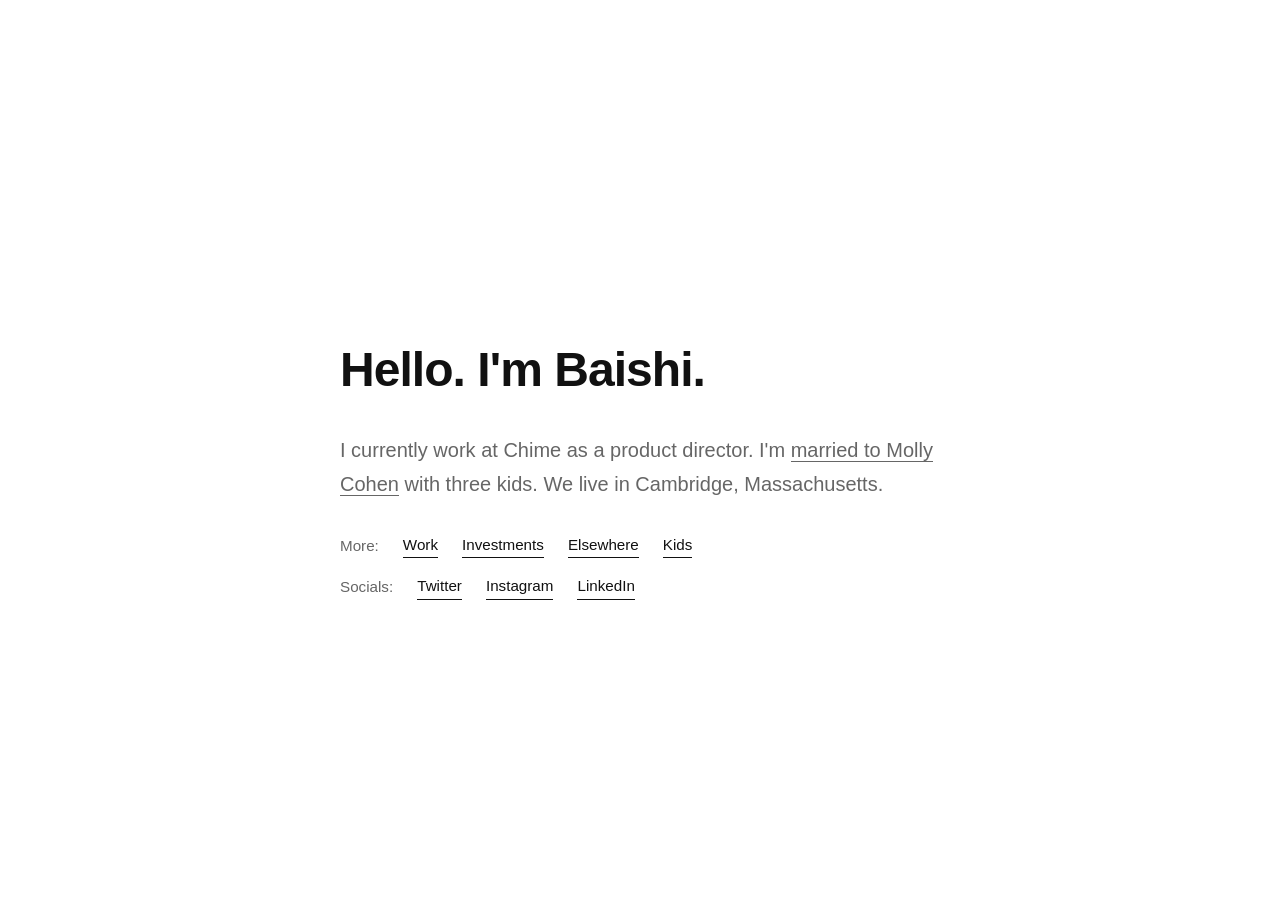
<file: index.html>
<!DOCTYPE html>
<html lang="en">
<head>
    <meta charset="UTF-8">
    <meta name="viewport" content="width=device-width, initial-scale=1.0">
    <title>Baishi</title>
    <link rel="stylesheet" href="style.css">
</head>
<body>
    <main>
        <section class="section">
            <div class="container">
                <h1>Hello. I'm Baishi.</h1>
                <p class="intro">
                    I currently work at Chime as a product director. I'm <a href="https://www.nytimes.com/2017/04/09/fashion/weddings/molly-cohen-baishi-wu.html" style="color: #666; text-decoration: none; border-bottom: 1px solid #666; font-size: inherit;">married to Molly Cohen</a> with three kids. We live in Cambridge, Massachusetts.
                </p>
                <div style="display: flex; align-items: center; gap: 1.5rem; margin-top: 2rem;">
                    <span style="color: var(--text-secondary); font-size: 0.95rem;">More:</span>
                    <a href="work.html" class="link">Work</a>
                    <a href="investments.html" class="link">Investments</a>
                    <a href="elsewhere.html" class="link">Elsewhere</a>
                    <a href="kids.html" class="link">Kids</a>
                </div>
                <div style="display: flex; align-items: center; gap: 1.5rem; margin-top: 1rem;">
                    <span style="color: var(--text-secondary); font-size: 0.95rem;">Socials:</span>
                    <a href="https://twitter.com/baishi" class="link" target="_blank">Twitter</a>
                    <a href="https://instagram.com/baishiwu" class="link" target="_blank">Instagram</a>
                    <a href="https://linkedin.com/in/baishi" class="link" target="_blank">LinkedIn</a>
                </div>
            </div>
        </section>
    </main>

    <script src="script.js"></script>
</body>
</html>
</file>
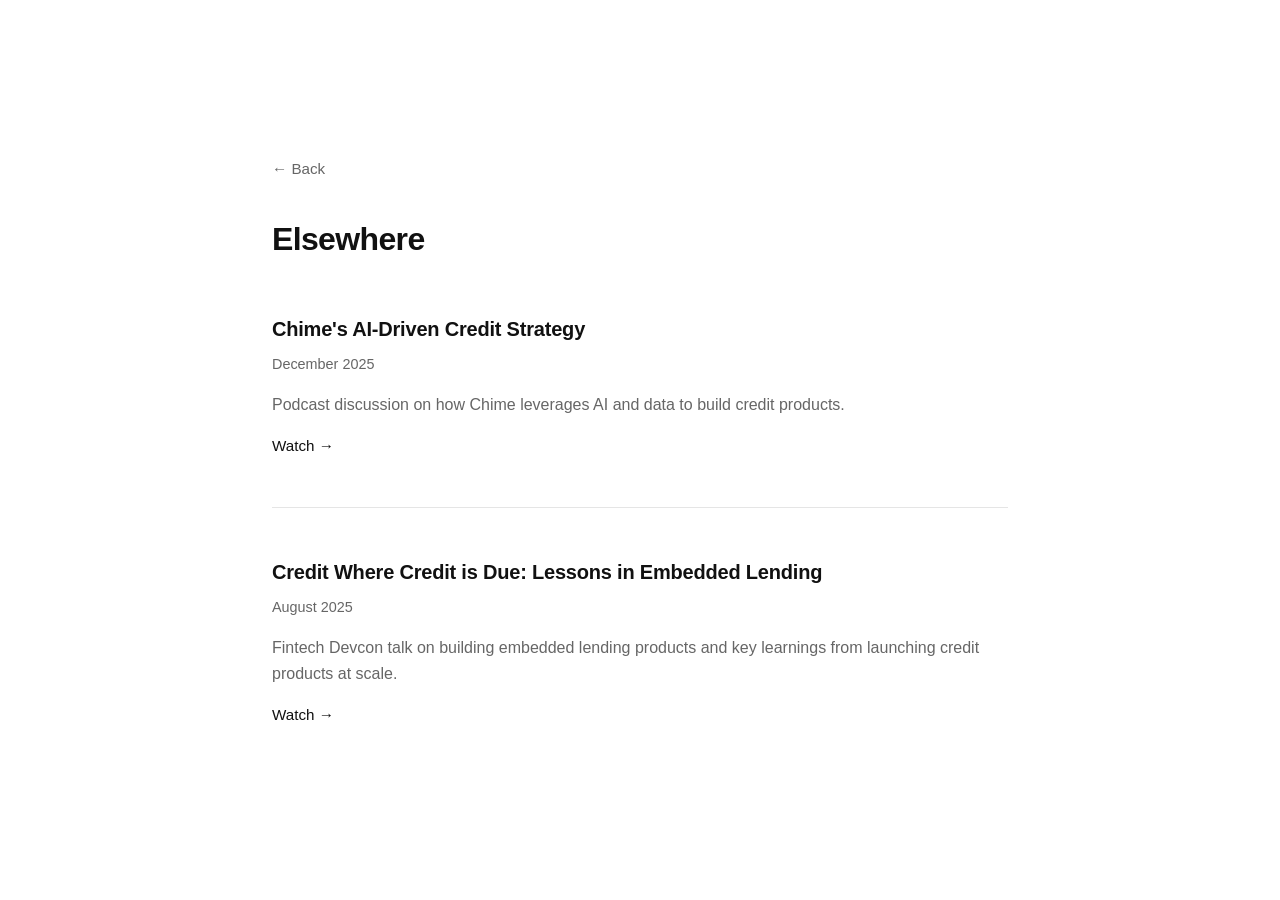
<file: elsewhere.html>
<!DOCTYPE html>
<html lang="en">
<head>
    <meta charset="UTF-8">
    <meta name="viewport" content="width=device-width, initial-scale=1.0">
    <meta http-equiv="Content-Security-Policy" content="upgrade-insecure-requests">
    <title>Elsewhere - Baishi</title>
    <link rel="stylesheet" href="style.css">
</head>
<body>
    <main>
        <section class="section">
            <div class="container">
                <a href="index.html" class="back-link">← Back</a>
                <h2>Elsewhere</h2>
                <div class="projects">
                    <div class="project">
                        <h3>Chime's AI-Driven Credit Strategy</h3>
                        <p class="date">December 2025</p>
                        <p>Podcast discussion on how Chime leverages AI and data to build credit products.</p>
                        <a href="https://www.youtube.com/watch?v=S8cONJtmuRU" class="project-link" target="_blank">Watch →</a>
                    </div>
                    <div class="project">
                        <h3>Credit Where Credit is Due: Lessons in Embedded Lending</h3>
                        <p class="date">August 2025</p>
                        <p>Fintech Devcon talk on building embedded lending products and key learnings from launching credit products at scale.</p>
                        <a href="https://www.youtube.com/watch?v=6a9XrxlcQ4I" class="project-link" target="_blank">Watch →</a>
                    </div>
                </div>
            </div>
        </section>
    </main>
</body>
</html>
</file>
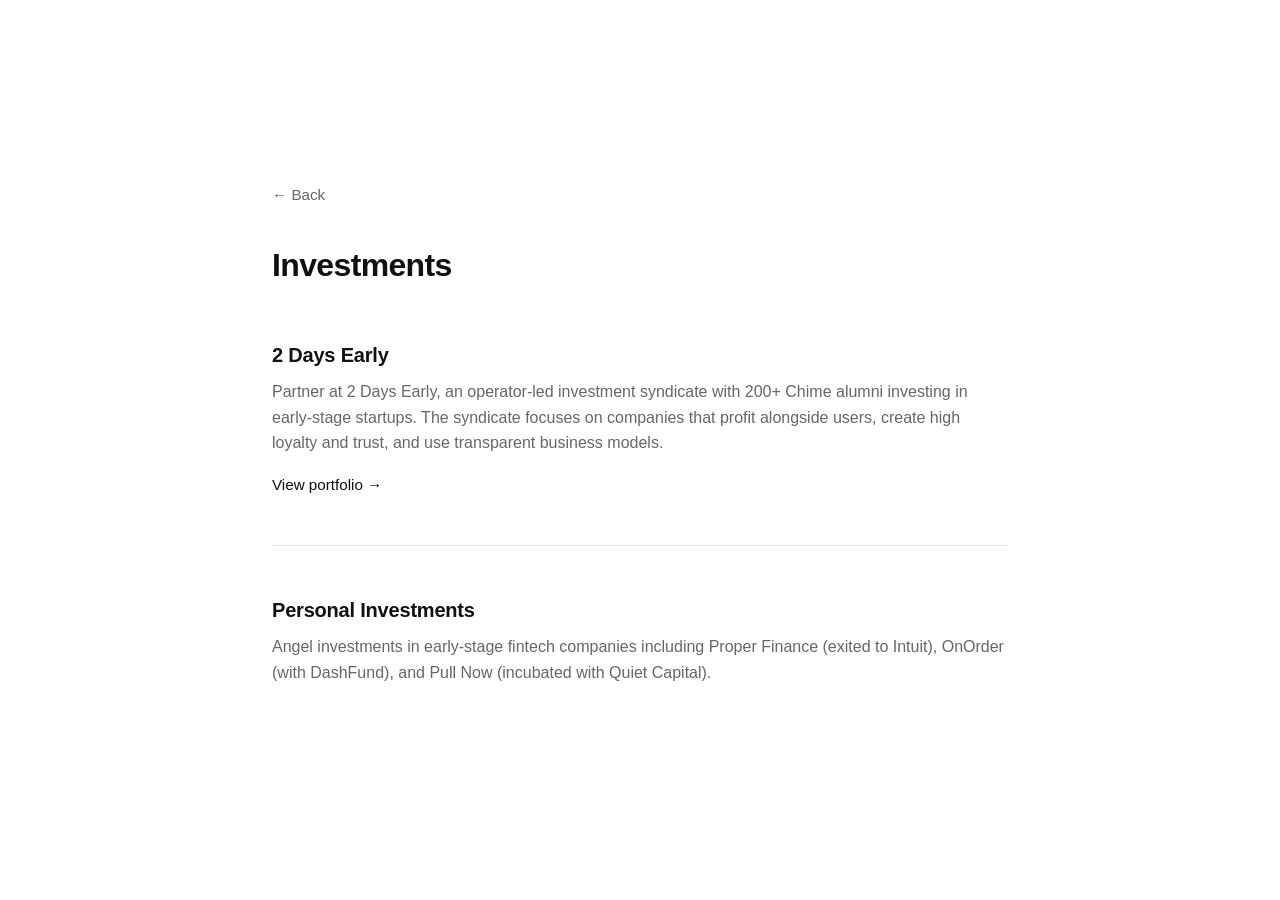
<file: investments.html>
<!DOCTYPE html>
<html lang="en">
<head>
    <meta charset="UTF-8">
    <meta name="viewport" content="width=device-width, initial-scale=1.0">
    <meta http-equiv="Content-Security-Policy" content="upgrade-insecure-requests">
    <title>Investments - Baishi</title>
    <link rel="stylesheet" href="style.css">
</head>
<body>
    <main>
        <section class="section">
            <div class="container">
                <a href="index.html" class="back-link">← Back</a>
                <h2>Investments</h2>
                <div class="projects">
                    <div class="project">
                        <h3>2 Days Early</h3>
                        <p>Partner at 2 Days Early, an operator-led investment syndicate with 200+ Chime alumni investing in early-stage startups. The syndicate focuses on companies that profit alongside users, create high loyalty and trust, and use transparent business models.</p>
                        <a href="https://2daysearly.com" class="project-link" target="_blank">View portfolio →</a>
                    </div>
                    <div class="project">
                        <h3>Personal Investments</h3>
                        <p>Angel investments in early-stage fintech companies including Proper Finance (exited to Intuit), OnOrder (with DashFund), and Pull Now (incubated with Quiet Capital).</p>
                    </div>
                </div>
            </div>
        </section>
    </main>
</body>
</html>
</file>
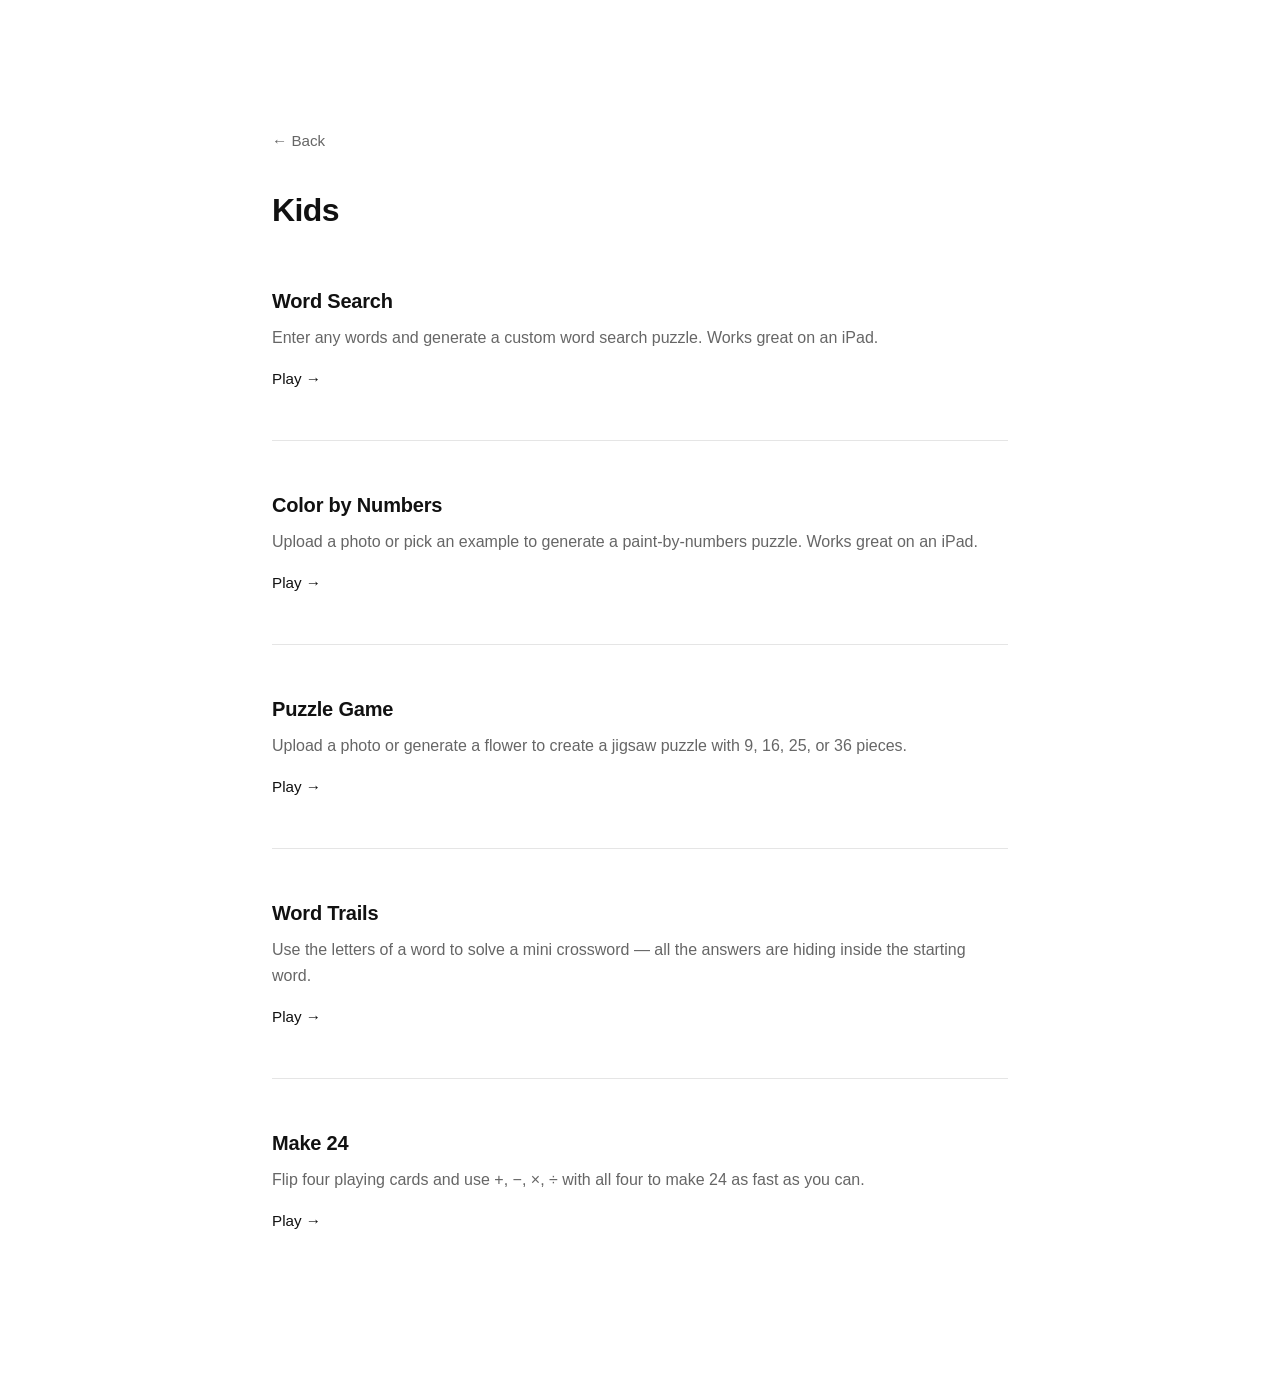
<file: kids.html>
<!DOCTYPE html>
<html lang="en">
<head>
    <meta charset="UTF-8">
    <meta name="viewport" content="width=device-width, initial-scale=1.0">
    <title>Kids - Baishi</title>
    <link rel="stylesheet" href="style.css">
</head>
<body>
    <main>
        <section class="section">
            <div class="container">
                <a href="index.html" class="back-link">← Back</a>
                <h2>Kids</h2>
                <div class="projects">
                    <div class="project">
                        <h3>Word Search</h3>
                        <p>Enter any words and generate a custom word search puzzle. Works great on an iPad.</p>
                        <a href="https://baishiwu.github.io/word-game/" class="project-link" target="_blank">Play →</a>
                    </div>
                    <div class="project">
                        <h3>Color by Numbers</h3>
                        <p>Upload a photo or pick an example to generate a paint-by-numbers puzzle. Works great on an iPad.</p>
                        <a href="https://baishiwu.github.io/color-by-numbers/" class="project-link" target="_blank">Play →</a>
                    </div>
                    <div class="project">
                        <h3>Puzzle Game</h3>
                        <p>Upload a photo or generate a flower to create a jigsaw puzzle with 9, 16, 25, or 36 pieces.</p>
                        <a href="https://baishiwu.github.io/puzzle-game/" class="project-link" target="_blank">Play →</a>
                    </div>
                    <div class="project">
                        <h3>Word Trails</h3>
                        <p>Use the letters of a word to solve a mini crossword — all the answers are hiding inside the starting word.</p>
                        <a href="https://baishiwu.github.io/word-trails/" class="project-link" target="_blank">Play →</a>
                    </div>
                    <div class="project">
                        <h3>Make 24</h3>
                        <p>Flip four playing cards and use +, −, ×, ÷ with all four to make 24 as fast as you can.</p>
                        <a href="https://baishiwu.github.io/make-24/" class="project-link" target="_blank">Play →</a>
                    </div>
                </div>
            </div>
        </section>
    </main>
</body>
</html>
</file>
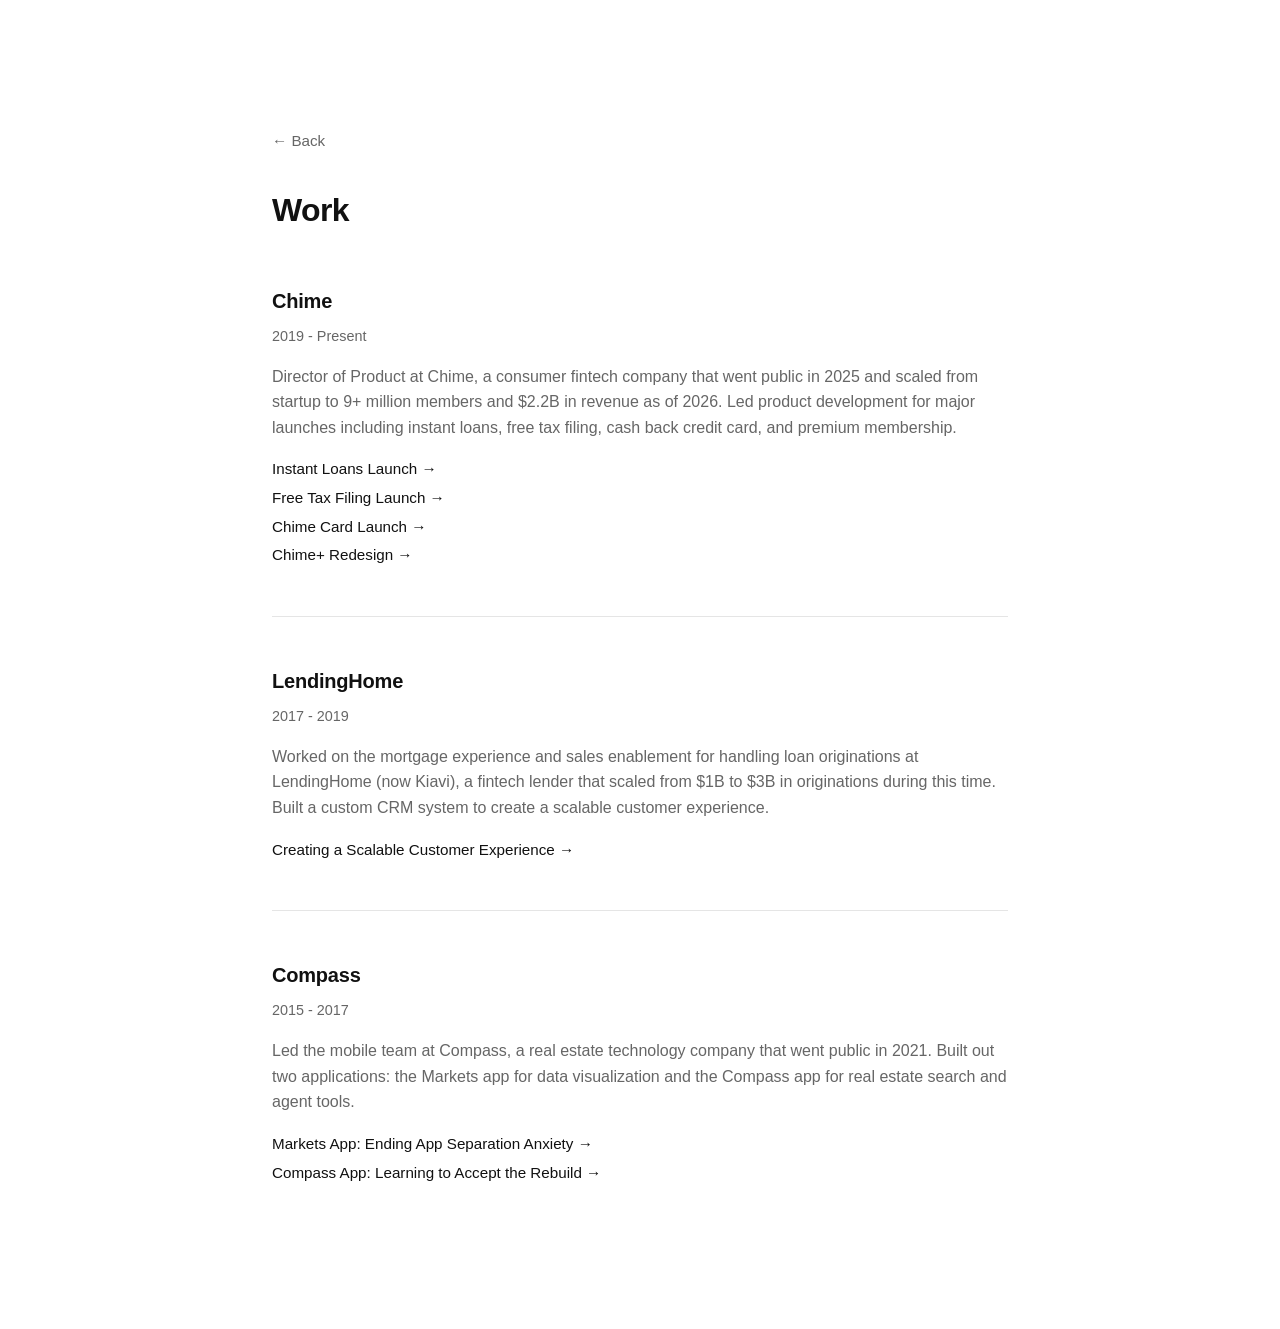
<file: work.html>
<!DOCTYPE html>
<html lang="en">
<head>
    <meta charset="UTF-8">
    <meta name="viewport" content="width=device-width, initial-scale=1.0">
    <meta http-equiv="Content-Security-Policy" content="upgrade-insecure-requests">
    <title>Work - Baishi</title>
    <link rel="stylesheet" href="style.css">
</head>
<body>
    <main>
        <section class="section">
            <div class="container">
                <a href="index.html" class="back-link">← Back</a>
                <h2>Work</h2>
                <div class="projects">
                    <div class="project">
                        <h3>Chime</h3>
                        <p class="date">2019 - Present</p>
                        <p>Director of Product at Chime, a consumer fintech company that went public in 2025 and scaled from startup to 9+ million members and $2.2B in revenue as of 2026. Led product development for major launches including instant loans, free tax filing, cash back credit card, and premium membership.</p>
                        <div style="margin-top: 0.5rem;">
                            <a href="https://www.chime.com/newsroom/news/chime-introduces-instant-loans/" class="project-link" target="_blank">Instant Loans Launch →</a>
                            <br>
                            <a href="https://www.chime.com/newsroom/news/chime-offers-literally-and-truly-100-free-in-app-tax-filing/" class="project-link" target="_blank" style="margin-top: 0.25rem; display: inline-block;">Free Tax Filing Launch →</a>
                            <br>
                            <a href="https://www.chime.com/newsroom/news/chime-makes-fee-free-banking1-even-more-rewarding-introducing-new-chime-card-with-cash-back-rewards-and-elevated-design/" class="project-link" target="_blank" style="margin-top: 0.25rem; display: inline-block;">Chime Card Launch →</a>
                            <br>
                            <a href="https://www.chime.com/newsroom/news/chime-launches-premium-membership-tier-and-more-than-a-dozen-new-features-in-redesigned-app/" class="project-link" target="_blank" style="margin-top: 0.25rem; display: inline-block;">Chime+ Redesign →</a>
                        </div>
                    </div>
                    <div class="project">
                        <h3>LendingHome</h3>
                        <p class="date">2017 - 2019</p>
                        <p>Worked on the mortgage experience and sales enablement for handling loan originations at LendingHome (now Kiavi), a fintech lender that scaled from $1B to $3B in originations during this time. Built a custom CRM system to create a scalable customer experience.</p>
                        <a href="https://medium.com/lendinghome-tech/creating-a-scalable-customer-experience-779445125f8d" class="project-link" target="_blank">Creating a Scalable Customer Experience →</a>
                    </div>
                    <div class="project">
                        <h3>Compass</h3>
                        <p class="date">2015 - 2017</p>
                        <p>Led the mobile team at Compass, a real estate technology company that went public in 2021. Built out two applications: the Markets app for data visualization and the Compass app for real estate search and agent tools.</p>
                        <div style="margin-top: 0.5rem;">
                            <a href="https://medium.com/@baishi/ending-app-separation-anxiety-76250de2b14e" class="project-link" target="_blank">Markets App: Ending App Separation Anxiety →</a>
                            <br>
                            <a href="https://medium.com/@baishi/strange-development-how-i-learned-to-stop-worrying-and-accept-the-rebuild-5cc181a2543d" class="project-link" target="_blank" style="margin-top: 0.25rem; display: inline-block;">Compass App: Learning to Accept the Rebuild →</a>
                        </div>
                    </div>
                </div>
            </div>
        </section>
    </main>
</body>
</html>
</file>
<file: style.css>
* {
    margin: 0;
    padding: 0;
    box-sizing: border-box;
}

:root {
    --text-primary: #111;
    --text-secondary: #666;
    --bg: #fff;
    --border: #e5e5e5;
    --accent: #111;
}

html {
    scroll-behavior: smooth;
}

body {
    font-family: -apple-system, BlinkMacSystemFont, 'Segoe UI', 'Roboto', 'Oxygen',
        'Ubuntu', 'Cantarell', 'Fira Sans', 'Droid Sans', 'Helvetica Neue',
        sans-serif;
    -webkit-font-smoothing: antialiased;
    -moz-osx-font-smoothing: grayscale;
    color: var(--text-primary);
    background: var(--bg);
    line-height: 1.6;
}

/* Main Content */
main {
    padding-top: 0;
}

.container {
    max-width: 800px;
    margin: 0 auto;
    padding: 0 2rem;
}

.section {
    min-height: 100vh;
    padding: 8rem 0 6rem 0;
    display: flex;
    align-items: center;
}

/* Typography */
h1 {
    font-size: 3rem;
    font-weight: 600;
    margin-bottom: 1.5rem;
    letter-spacing: -0.02em;
}

h2 {
    font-size: 2rem;
    font-weight: 600;
    margin-bottom: 3rem;
    letter-spacing: -0.02em;
}

h3 {
    font-size: 1.25rem;
    font-weight: 600;
    margin-bottom: 0.5rem;
    letter-spacing: -0.01em;
}

.intro {
    font-size: 1.25rem;
    color: var(--text-secondary);
    line-height: 1.7;
    margin-bottom: 2rem;
    max-width: 600px;
}

.intro a {
    color: inherit;
    text-decoration: none;
    border-bottom: 1px solid var(--text-secondary);
}

.intro a:hover {
    opacity: 0.6;
}

/* Links */
.links {
    display: flex;
    gap: 1.5rem;
    margin-top: 2rem;
}

.link {
    color: var(--text-primary);
    text-decoration: none;
    border-bottom: 1px solid var(--text-primary);
    transition: opacity 0.2s;
    font-size: 0.95rem;
}

.link:hover {
    opacity: 0.6;
}

/* Projects */
.projects, .articles {
    display: flex;
    flex-direction: column;
    gap: 3rem;
}

.project, .article {
    padding-bottom: 3rem;
    border-bottom: 1px solid var(--border);
}

.project:last-child, .article:last-child {
    border-bottom: none;
}

.project p, .article p {
    color: var(--text-secondary);
    margin-bottom: 1rem;
}

.date {
    font-size: 0.9rem;
    margin-bottom: 0.5rem;
}

.project-link {
    color: var(--text-primary);
    text-decoration: none;
    font-size: 0.95rem;
    transition: opacity 0.2s;
    display: inline-block;
}

.project-link:hover {
    opacity: 0.6;
}

.back-link {
    display: inline-block;
    color: var(--text-secondary);
    text-decoration: none;
    font-size: 0.95rem;
    margin-bottom: 2rem;
    transition: color 0.2s;
}

.back-link:hover {
    color: var(--text-primary);
}

/* Responsive */
@media (max-width: 768px) {
    h1 {
        font-size: 2rem;
    }

    h2 {
        font-size: 1.5rem;
    }

    .intro {
        font-size: 1.1rem;
    }

    .section {
        min-height: auto;
        padding: 4rem 0;
    }

    .container {
        padding: 0 1.5rem;
    }

    .links {
        flex-wrap: wrap;
    }
}
</file>
